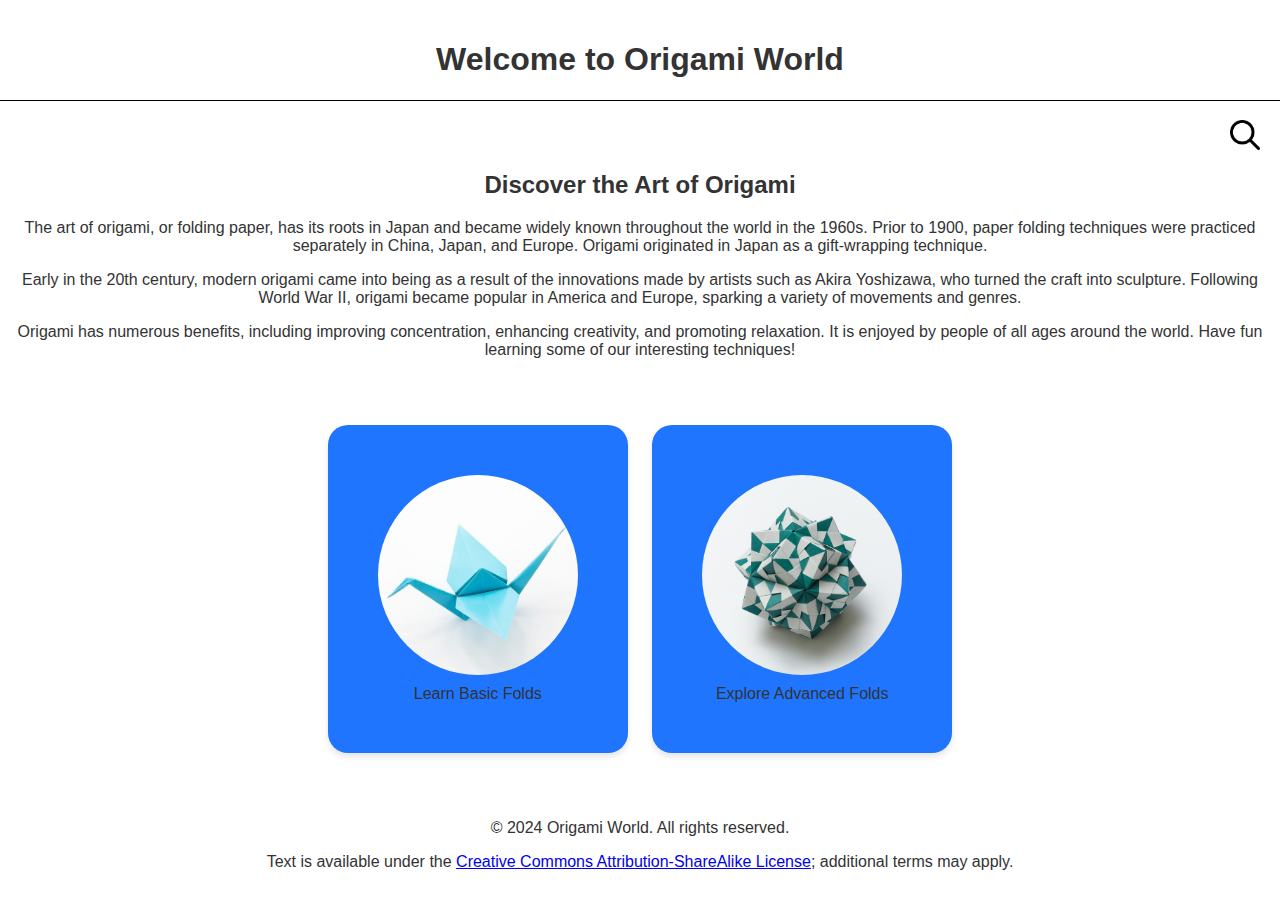
<file: index.html>
<!DOCTYPE html>
<html lang="en">
<head>
    <meta charset="UTF-8">
    <meta name="viewport" content="width=device-width, initial-scale=1.0">
    <title>Origami Website</title>
    <!-- Styles -->
    <link rel="stylesheet" href="./public/styles/style.css"> <!-- Link to styles.css -->
</head>
<body>
    <!-- Header -->
    <header>
        <h1>Welcome to Origami World</h1>
        <hr>
    </header>

    <!-- Search and Hamburger Icons -->
    <div class="icons">
        <img src="./public/images/SearchIcon.jpg" alt="Search" class="icon" onclick="expandSearch()">
    </div>

    <!-- Hero Section -->
    <section>
        <h2>Discover the Art of Origami</h2>
        <p>The art of origami, or folding paper, has its roots in Japan and became widely known throughout the world in the 1960s. Prior to 1900, paper folding techniques were practiced separately in China, Japan, and Europe. Origami originated in Japan as a gift-wrapping technique.</p>

        <p>Early in the 20th century, modern origami came into being as a result of the innovations made by artists such as Akira Yoshizawa, who turned the craft into sculpture. Following World War II, origami became popular in America and Europe, sparking a variety of movements and genres.</p>

        <p>Origami has numerous benefits, including improving concentration, enhancing creativity, and promoting relaxation. It is enjoyed by people of all ages around the world. Have fun learning some of our interesting techniques!</p>
    </section>

    <!-- Options Section -->
    <section>
        <div href="./basicFolds" class="rounded-button" onclick="navigateTo('Basic Folds')">
            <div class="button-content">
                <img src="./public/images/Basic Folds.jpg" alt="Basic Folds" class="button-image">
                <span>Learn Basic Folds</span>
            </div>
        </div >
        <div href="./advancedFolds" class="rounded-button" onclick="navigateTo('Advanced Folds')">
            <div class="button-content">
                <img src="./public/images/Advanced Folds.jpg" alt="Advanced Folds" class="button-image">
                <span>Explore Advanced Folds</span>
            </div>
        </div>
    </section>

    <!-- Footer -->
    <footer>
        <p>© 2024 Origami World. All rights reserved.</p>
        <p>Text is available under the <a href="https://creativecommons.org/licenses/by-sa/4.0/" target="_blank">Creative Commons Attribution-ShareAlike License</a>; additional terms may apply.</p>
    </footer>

    <!-- Scripts -->
    <script src="./public/scripts/script.js"></script>
</body>
</html>
</file>
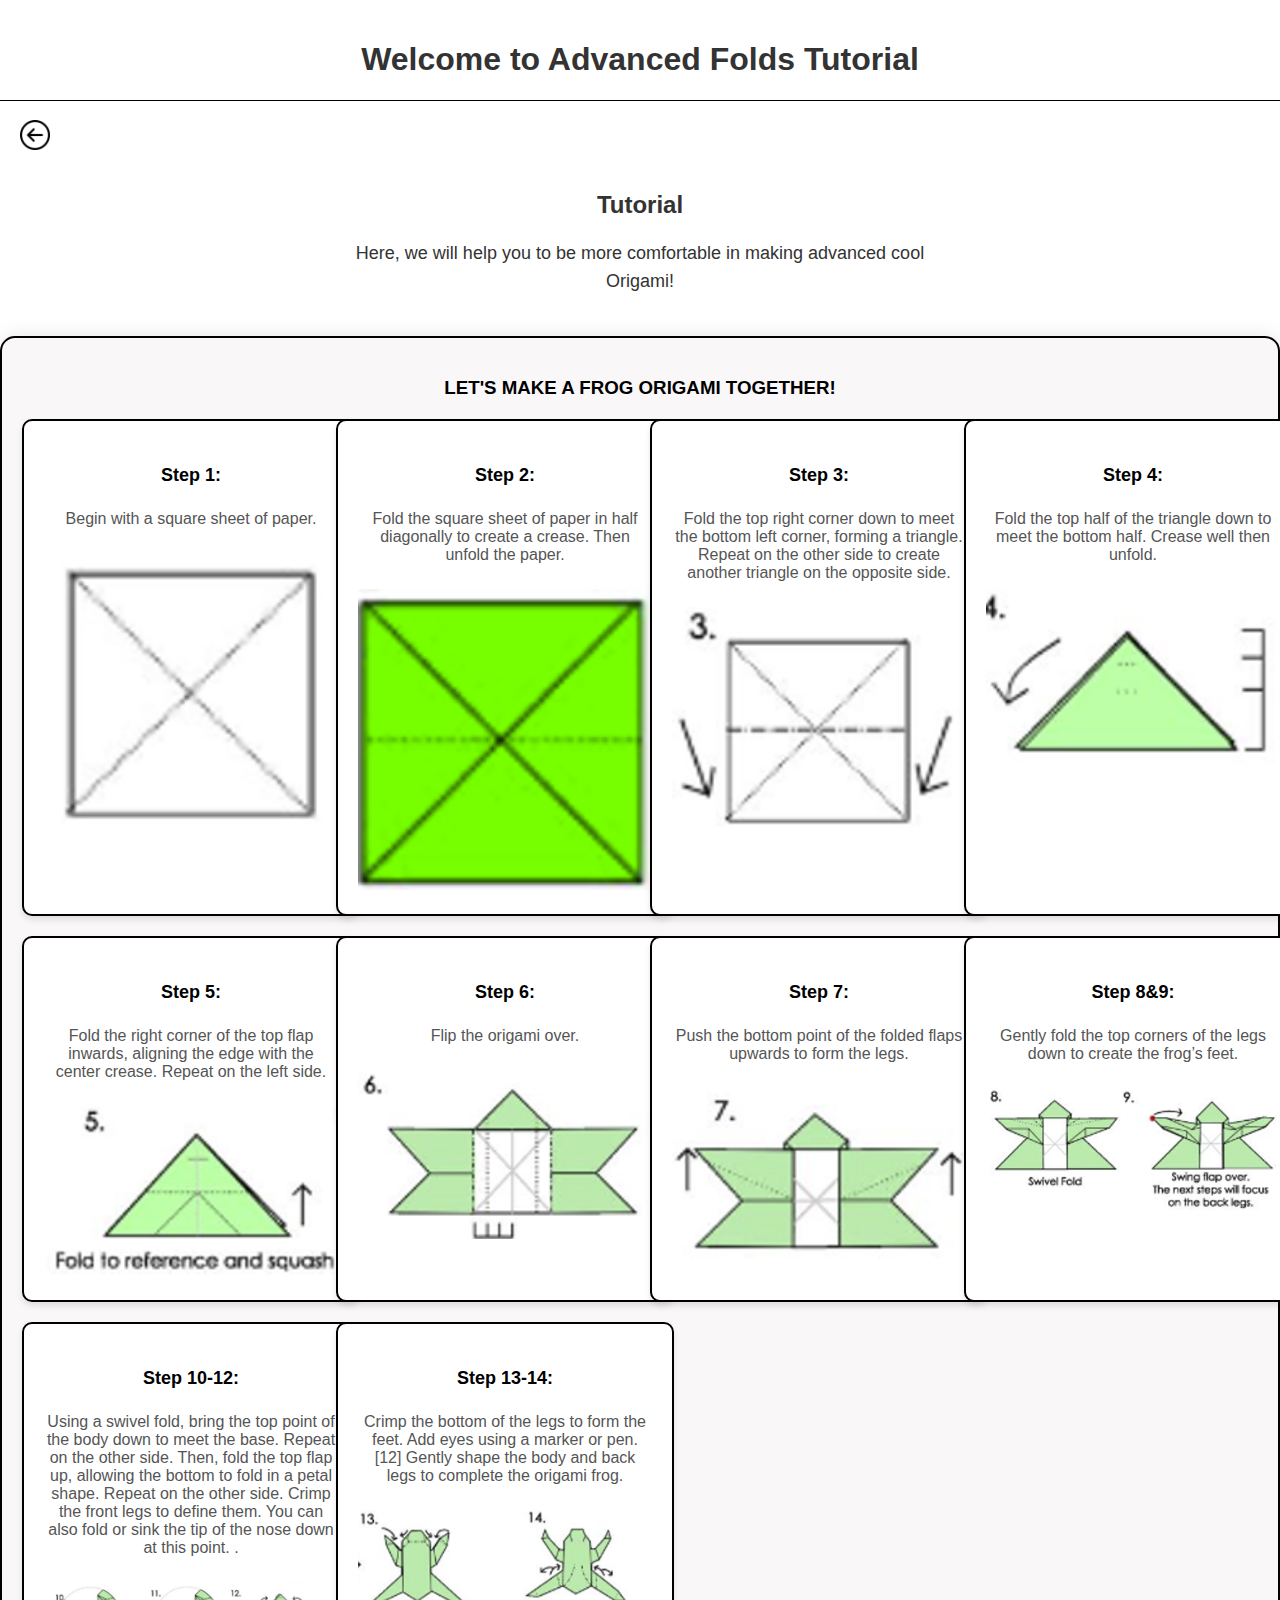
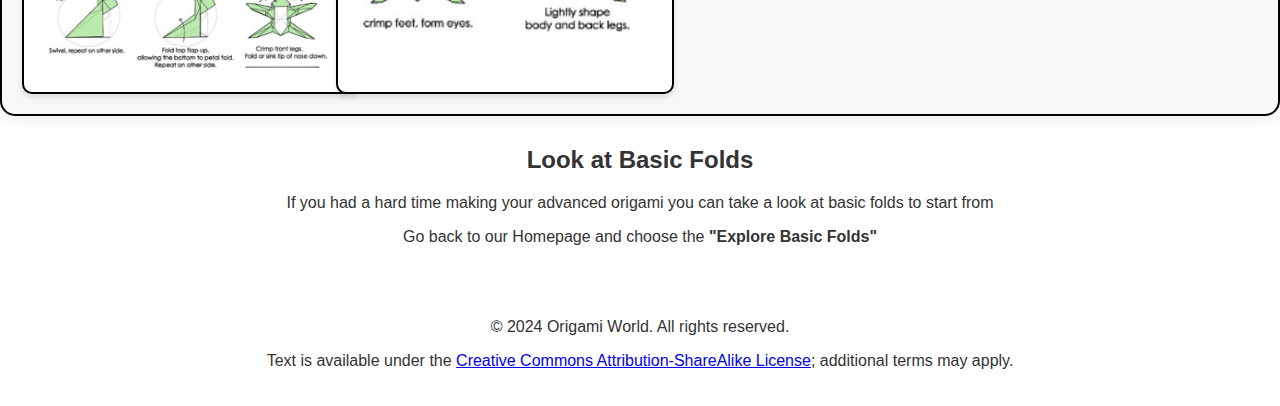
<file: advancedFolds.html>
<!DOCTYPE html>
<html lang="en">
    <head>
        <meta charset="UTF-8">
        <meta name="viewport" content="width=device-width, initial-scale=1.0">
        <title>Basic Folds</title>
        <!-- Styles -->
        <link rel="stylesheet" href="./public/styles/style.css"> <!-- Link to styles.css -->
    </head>
<body>
    <!-- Header -->
    <header>
        <h1>Welcome to Advanced Folds Tutorial</h1>
        <hr>
    </header>

    <!-- Back Button -->
    <img src="./public/images/BackButton.png" alt="Back" class="back-button" onclick="goToHomepage()">

    <!-- Back To Homepage -->
    <div class="BackToHomepage" id="back">
    </div>


    <!-- Tutorial Section -->
    <section>
        <section>
            <h2>Tutorial</h2>
            <div class="tutorial-text">
                <p>
                    Here, we will help you to be more comfortable in making advanced cool Origami!
                </p>
        
            </div>
        </section>

        <div class="tutorial-box">
            <h3>Let's Make A Frog origami Together!</h3>
        
            <div class="steps-grid">
                <!-- Step 1 -->
                <div class="step">
                    <h4>Step 1:</h4>
                    <p>Begin with a square sheet of paper.</p>
                    <img src="./public/images/AdvancedOrigami1.png" alt="Frog1">
                </div>
        
                <!-- Step 2 -->
                <div class="step">
                    <h4>Step 2:</h4>
                    <p>Fold the square sheet of paper in half diagonally to create a crease. Then unfold the paper.</p>
                    <img src="./public/images/AdvancedOrigami2.png" alt="Frog2">
                </div>
        
                <!-- Step 3 -->
                <div class="step">
                    <h4>Step 3:</h4>
                    <p>Fold the top right corner down to meet the bottom left corner, forming a triangle. Repeat on the other side to create another triangle on the opposite side.</p>
                    <img src="./public/images/AdvancedOrigami3.png" alt="Frog3">
                </div>
        
                <!-- Step 4 -->
                <div class="step">
                    <h4>Step 4:</h4>
                    <p>Fold the top half of the triangle down to meet the bottom half. Crease well then unfold.</p>
                    <img src="./public/images/AdvancedOrigami4.png" alt="Frog4">
                </div>
        
                <!-- Step 5 -->
                <div class="step">
                    <h4>Step 5:</h4>
                    <p>Fold the right corner of the top flap inwards, aligning the edge with the center crease. Repeat on the left side.</p>
                    <img src="./public/images/AdvancedOrigami5.png" alt="Frog5">
                </div>
        
                <!-- Step 6 -->
                <div class="step">
                    <h4>Step 6:</h4>
                    <p>Flip the origami over.</p>
                    <img src="./public/images/AdvancedOrigami6.png" alt="Frog6">
                </div>
        
                <!-- Step 7 -->
                <div class="step">
                    <h4>Step 7:</h4>
                    <p>Push the bottom point of the folded flaps upwards to form the legs.</p>
                    <img src="./public/images/AdvancedOrigami7.png" alt="Frog7">
                </div>
        
                <!-- Step 8&9 -->
                <div class="step">
                    <h4>Step 8&9:</h4>
                    <p>Gently fold the top corners of the legs down to create the frog’s feet.</p>
                    <img src="./public/images/AdvancedOrigami8&9.png" alt="Frog8&9">
                </div>

                
                <!-- Step 10-12 -->
                <div class="step">
                    <h4>Step 10-12:</h4>
                    <p>Using a swivel fold, bring the top point of the body down to meet the base. Repeat on the other side.
                        Then, fold the top flap up, allowing the bottom to fold in a petal shape. Repeat on the other side. 
                        Crimp the front legs to define them. You can also fold or sink the tip of the nose down at this point. .</p>
                    <img src="./public/images/AdvancedOrigami10-12.png" alt="Frog10-12">
                </div>

                

                <!-- Step 13-14 -->
                <div class="step">
                    <h4>Step 13-14:</h4>
                    <p>Crimp the bottom of the legs to form the feet. Add eyes using a marker or pen. [12]
                        Gently shape the body and back legs to complete the origami frog.</p>
                    <img src="./public/images/AdvancedOrigami13-14.png" alt="Frog13-14">
                </div>

            </div>
        </div>
        

        <!-- Explore Advanced Folds -->
        <h2>Look at Basic Folds</h2>
        <p>If you had a hard time making your advanced origami you can take a look at basic folds to start from</p>
        <p>Go back to our Homepage and choose the <b>"Explore Basic Folds"</b></p>
    </section>
        
    <!-- Footer -->
    <footer>
        <p>© 2024 Origami World. All rights reserved.</p>
        <p>Text is available under the <a href="https://creativecommons.org/licenses/by-sa/4.0/" target="_blank">Creative Commons Attribution-ShareAlike License</a>; additional terms may apply.</p>
    </footer>

    <!-- Scripts -->
    <script src="./public/scripts/script.js"></script>

</body>    
</html>
</file>
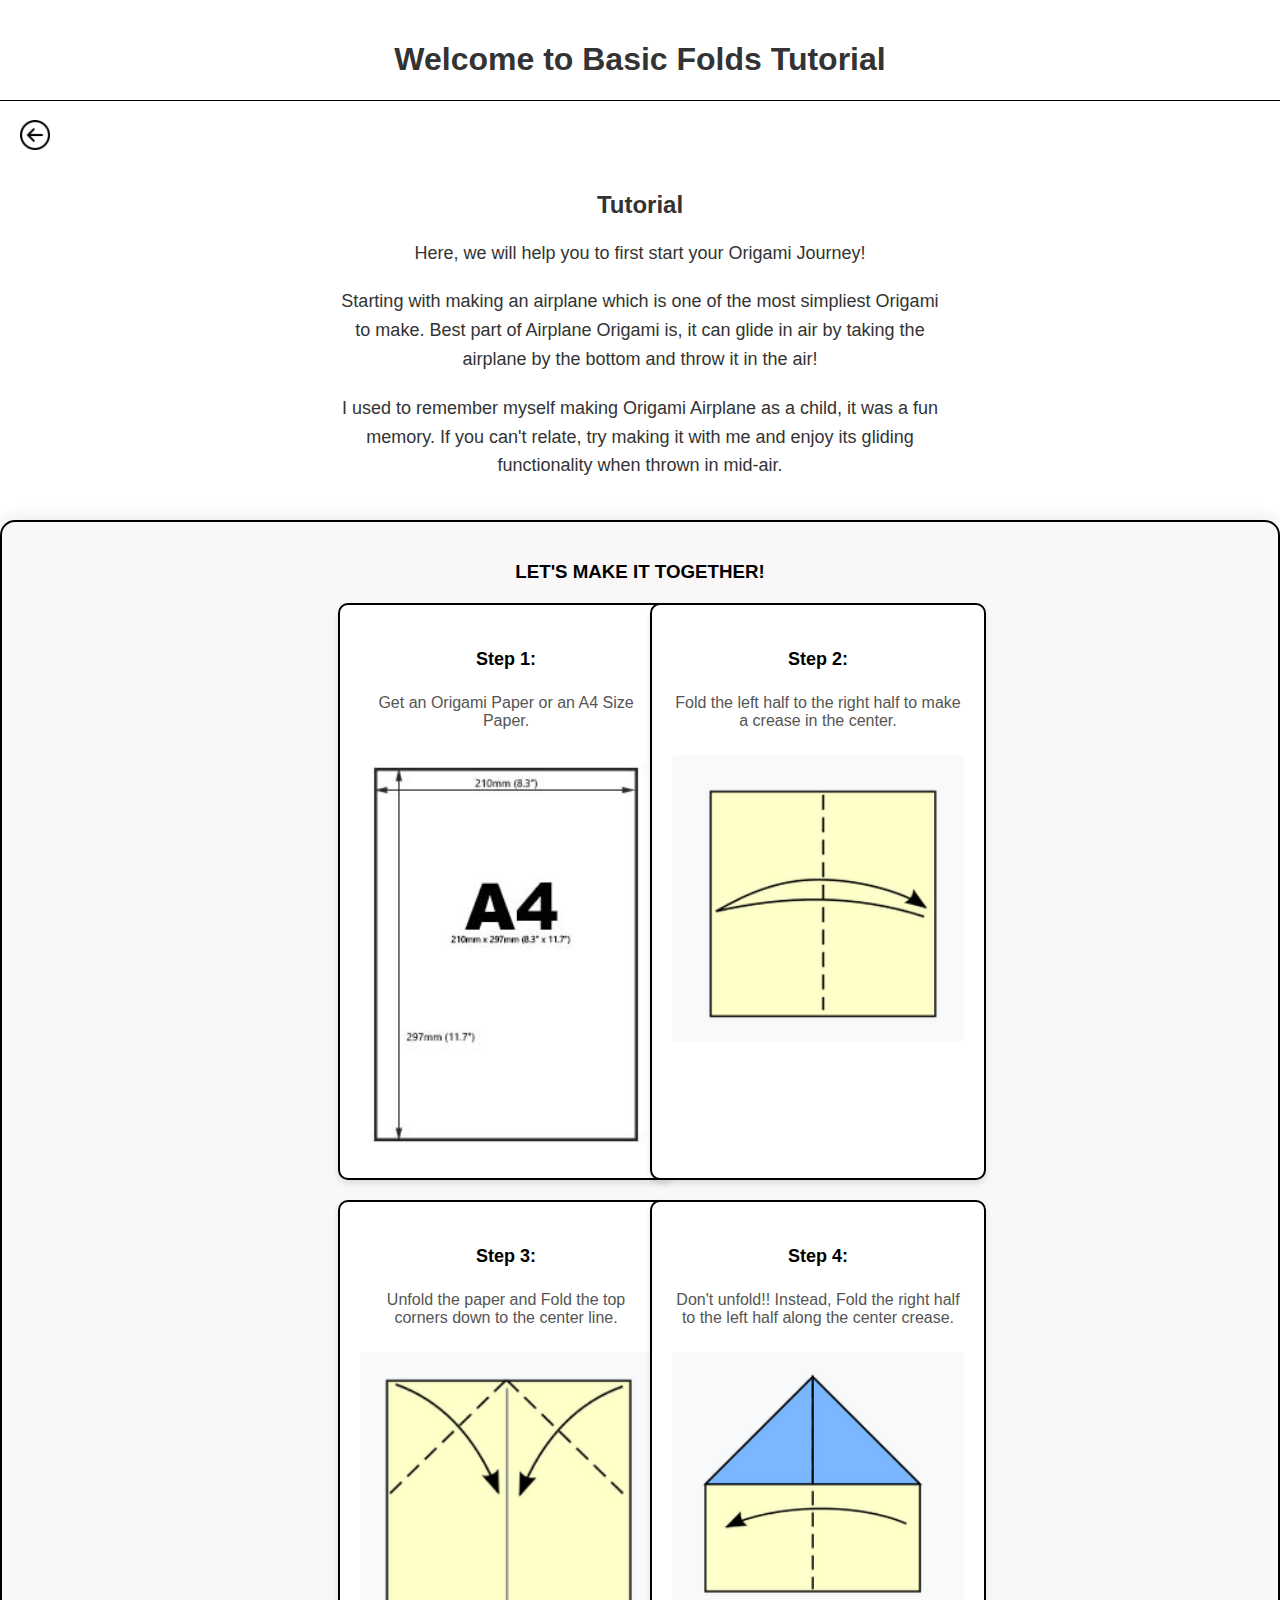
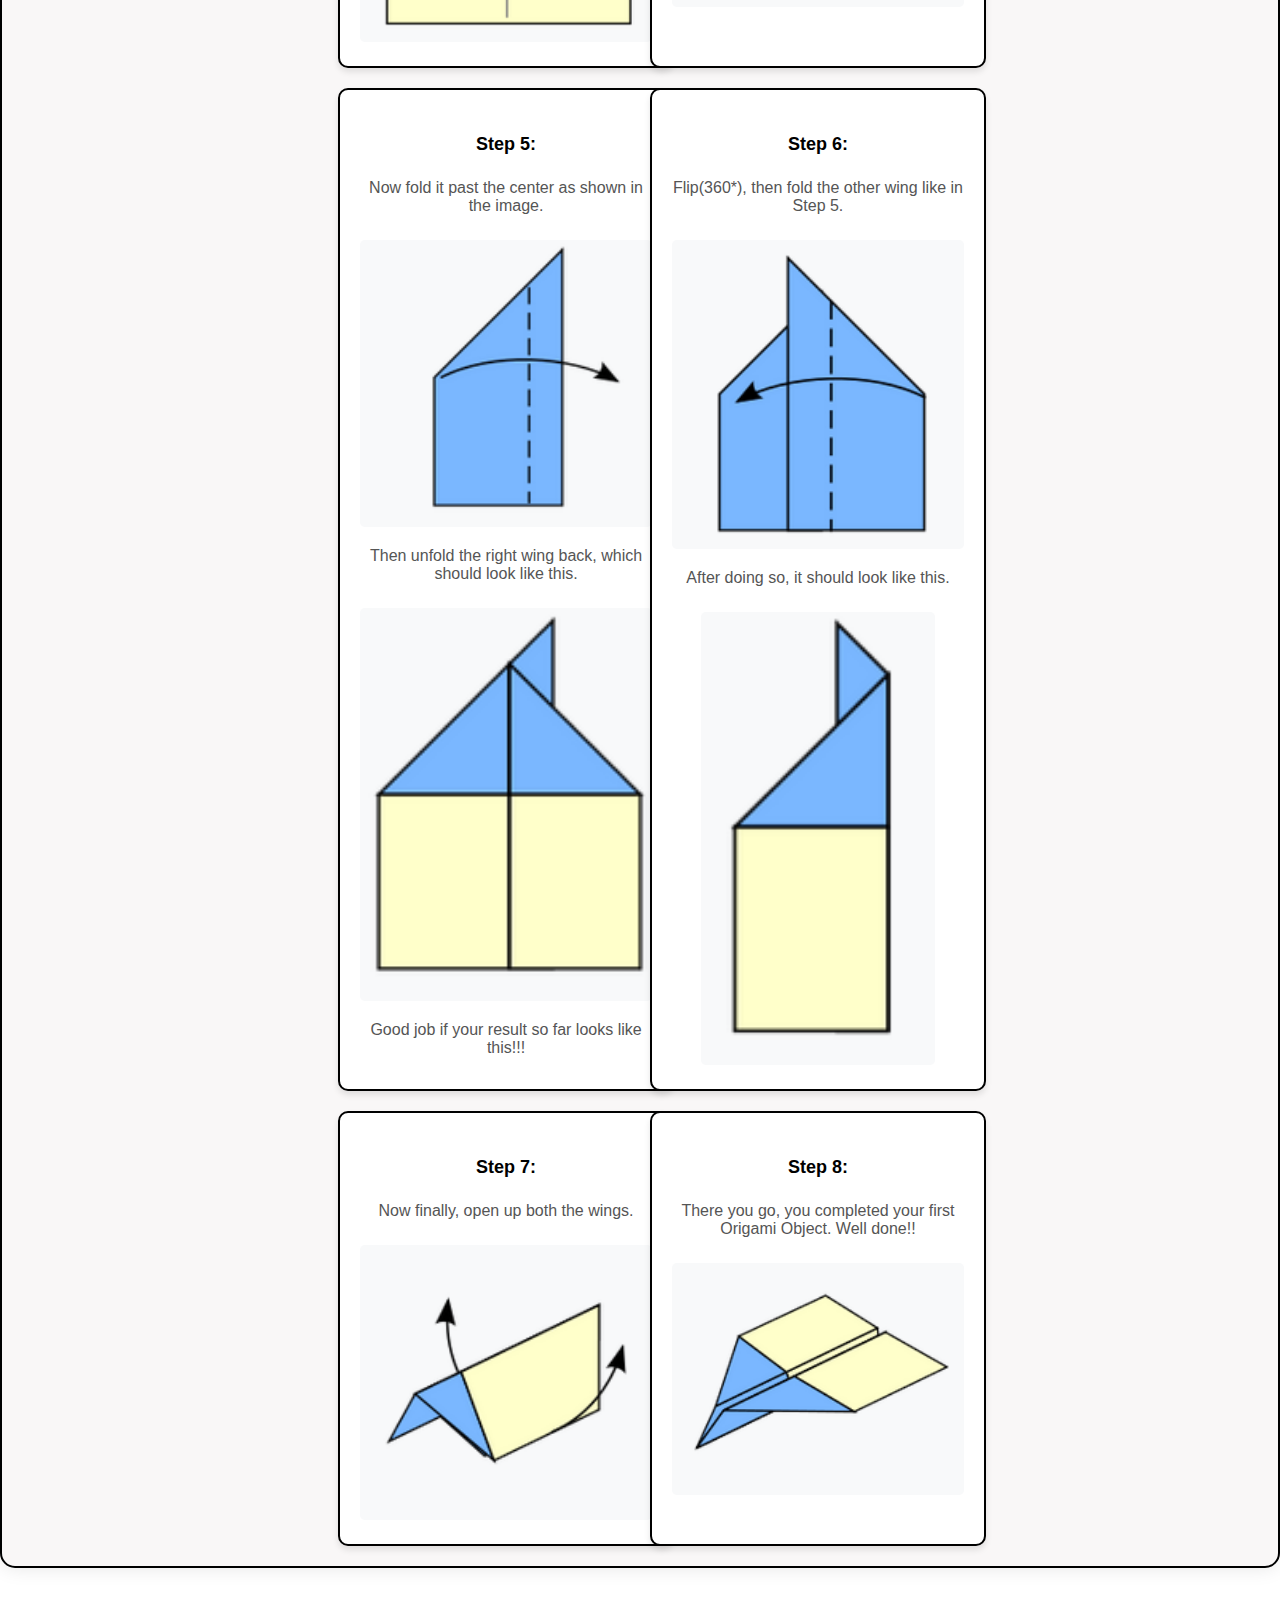
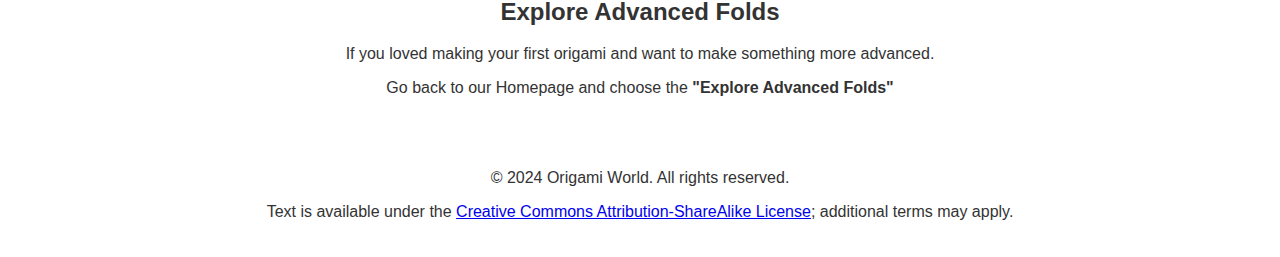
<file: basicFolds.html>
<!DOCTYPE html>
<html lang="en">
    <head>
        <meta charset="UTF-8">
        <meta name="viewport" content="width=device-width, initial-scale=1.0">
        <title>Basic Folds</title>
        <!-- Styles -->
        <link rel="stylesheet" href="./public/styles/style.css"> <!-- Link to styles.css -->
    </head>
<body>
    <!-- Header -->
    <header>
        <h1>Welcome to Basic Folds Tutorial</h1>
        <hr>
    </header>

    <!-- Back Button -->
    <img src="./public/images/BackButton.png" alt="Back" class="back-button" onclick="goToHomepage()">

    <!-- Back To Homepage -->
    <div class="BackToHomepage" id="back">
    </div>


    <!-- Tutorial Section -->
    <section>
        <section>
            <h2>Tutorial</h2>
            <div class="tutorial-text">
                <p>
                    Here, we will help you to first start your Origami Journey!
                </p>
                
                <p>
                    Starting with making an airplane which is one of the most simpliest Origami to make. Best part of Airplane Origami is, it can glide in air by taking the airplane by the bottom and throw it in the air!
                </p>
        
                <p>
                    I used to remember myself making Origami Airplane as a child, it was a fun memory. If you can't relate, try making it with me and enjoy its gliding functionality when thrown in mid-air.
                </p>
            </div>
        </section>

        <div class="tutorial-box">
            <h3>Let's Make it Together!</h3>
        
            <div class="steps-grid">
                <!-- Step 1 -->
                <div class="step">
                    <h4>Step 1:</h4>
                    <p>Get an Origami Paper or an A4 Size Paper.</p>
                    <img src="./public/images/Airplane Step1.jpg" alt="Airplane1">
                </div>
        
                <!-- Step 2 -->
                <div class="step">
                    <h4>Step 2:</h4>
                    <p>Fold the left half to the right half to make a crease in the center.</p>
                    <img src="./public/images/Airplane Step2.png" alt="Airplane2">
                </div>
        
                <!-- Step 3 -->
                <div class="step">
                    <h4>Step 3:</h4>
                    <p>Unfold the paper and Fold the top corners down to the center line.</p>
                    <img src="./public/images/Airplane Step3.png" alt="Airplane3">
                </div>
        
                <!-- Step 4 -->
                <div class="step">
                    <h4>Step 4:</h4>
                    <p>Don't unfold!! Instead, Fold the right half to the left half along the center crease.</p>
                    <img src="./public/images/Airplane Step4.png" alt="Airplane4">
                </div>
        
                <!-- Step 5 -->
                <div class="step">
                    <h4>Step 5:</h4>
                    <p>Now fold it past the center as shown in the image.</p>
                    <img src="./public/images/Airplane Step5a.png" alt="Airplane5a">
                    <p>Then unfold the right wing back, which should look like this.</p>
                    <img src="./public/images/Airplane Step5b.png" alt="Airplane5b">
                    <p>Good job if your result so far looks like this!!!</p>
                </div>
        
                <!-- Step 6 -->
                <div class="step">
                    <h4>Step 6:</h4>
                    <p>Flip(360*), then fold the other wing like in Step 5.</p>
                    <img src="./public/images/Airplane Step6a.png" alt="Airplane6a">
                    <p>After doing so, it should look like this.</p>
                    <img src="./public/images/Airplane Step6b.png" alt="Airplane6b" class="step6b-img">
                </div>
        
                <!-- Step 7 -->
                <div class="step">
                    <h4>Step 7:</h4>
                    <p>Now finally, open up both the wings.</p>
                    <img src="./public/images/Airplane Step7.png" alt="Airplane7">
                </div>
        
                <!-- Step 8 -->
                <div class="step">
                    <h4>Step 8:</h4>
                    <p>There you go, you completed your first Origami Object. Well done!!</p>
                    <img src="./public/images/Airplane Step8.png" alt="Airplane8">
                </div>
            </div>
        </div>
        

        <!-- Explore Advanced Folds -->
        <h2>Explore Advanced Folds</h2>
        <p>If you loved making your first origami and want to make something more advanced.</p>
        <p>Go back to our Homepage and choose the <b>"Explore Advanced Folds"</b></p>
    </section>
        
    <!-- Footer -->
    <footer>
        <p>© 2024 Origami World. All rights reserved.</p>
        <p>Text is available under the <a href="https://creativecommons.org/licenses/by-sa/4.0/" target="_blank">Creative Commons Attribution-ShareAlike License</a>; additional terms may apply.</p>
    </footer>

    <!-- Scripts -->
    <script src="./public/scripts/script.js"></script>

</body>    
</html>
</file>
<file: public/styles/style.css>
/* CSS styles for layout */
html, body {
    font-family: Arial, sans-serif;
    margin: 0;
    padding: 0;
    background-color: white; /* Changed background color to white */
    color: #333; /* Set text color */
}
header, nav, section, footer {
    width: 100%;
    text-align: center;
    padding: 20px 0;
    background-color: #FFF; /* Changed background color to white */
}
header hr {
    border: none;
    border-top: 1px solid #000; /* Set border color to black */
    margin: 10px 0;
}
.back-button {
    position: absolute;
    top: 120px; /* Adjusted position */
    left: 20px; /* Adjusted position */
    cursor: pointer;
    width: 30px; /* Adjusted width */
    height: 30px; /* Adjusted height */
}
.icons {
    position: absolute;
    top: 120px; /* Adjusted position */
    right: 20px;
}
.icon {
    cursor: pointer;
    margin-left: 10px;
    width: 30px; /* Adjusted width */
    height: 30px; /* Adjusted height */
}
.close-button {
    cursor: pointer;
    font-size: 20px;
    position: absolute;
    top: 10px;
    right: 15px; /* Adjusted position */
}
.under-construction {
    font-size: 20px;
    font-weight: bold;
    text-align: center;
    margin: 20px;
    padding: 20px;
    border-radius: 20px;
    background-color: #e0e0e0;
    cursor: pointer;
    transition: background-color 0.3s ease;
}
.under-construction:hover {
    background-color: #c0c0c0;
}

/* Rounded Button Styling */
.rounded-button {
    display: inline-block;
    padding: 50px; /* Adjusted padding */
    border-radius: 20px;
    background-color:#1F75FE; 
    margin: 10px;
    cursor: pointer;
    transition: background-color 0.3s ease;
    width: 200px; /* Adjusted width */
    max-width: 300px; /* Added max-width */
    box-shadow: 0 4px 6px rgba(0, 0, 0, 0.1); /* Added box shadow */
    border: none; /* Removed border */
}
.rounded-button:hover {
    background-color: #545AA7;
}
.button-content {
    display: flex;
    flex-direction: column;
    align-items: center;
    justify-content: center;
}
.button-image {
    width: 200px; /* Adjust image width */
    height: 200px; /* Adjust image height */
    margin-bottom: 10px;
    border-radius: 50%; /* Make image circular */
}

/*Basic Folds Webpage*/
.tutorial-text {
    max-width: 600px; /* Adjust as needed */
    margin: 0 auto; /* Center the content */
}
.tutorial-text p {
    font-size: 18px; /* Increase font size */
    line-height: 1.6; /* Increase line height for better readability */
    margin-bottom: 20px; /* Add space between paragraphs */
}
.tutorial-box {
    border: 2px solid #000;
    padding: 20px;
    border-radius: 15px;
    background-color: #f9f7f7;
    box-shadow: 0 0 20px rgba(0, 0, 0, 0.1);
    margin-bottom: 30px;
    display: flex;
    flex-direction: column;
    align-items: center; /* Center content horizontally */
    text-align: center; /* Center text */
}
.tutorial-box h3 {
    color: #000;
    text-transform: uppercase;
    margin-bottom: 20px;
}
.steps-grid {
    display: grid;
    grid-template-columns: repeat(auto-fill, minmax(250px, 1fr));
    grid-gap: 20px;
}
.step {
    border: 2px solid #000;
    padding: 20px;
    border-radius: 10px;
    background-color: #ffffff;
    box-shadow: 0 4px 6px rgba(0, 0, 0, 0.1);
    width: 100%;
}
.step h4 {
    color: #000;
    font-size: 18px;
}
.step p {
    color: #555555;
    margin-bottom: 10px;
}
.step img {
    width: 100%;
    margin-top: 15px;
    border-radius: 5px;
}
.step .step6b-img {
    width: 80%; /* Adjust the width as needed */
    margin-top: 15px;
    border-radius: 5px;
}
.step:last-child {
    margin-bottom: 0;
}
</file>
